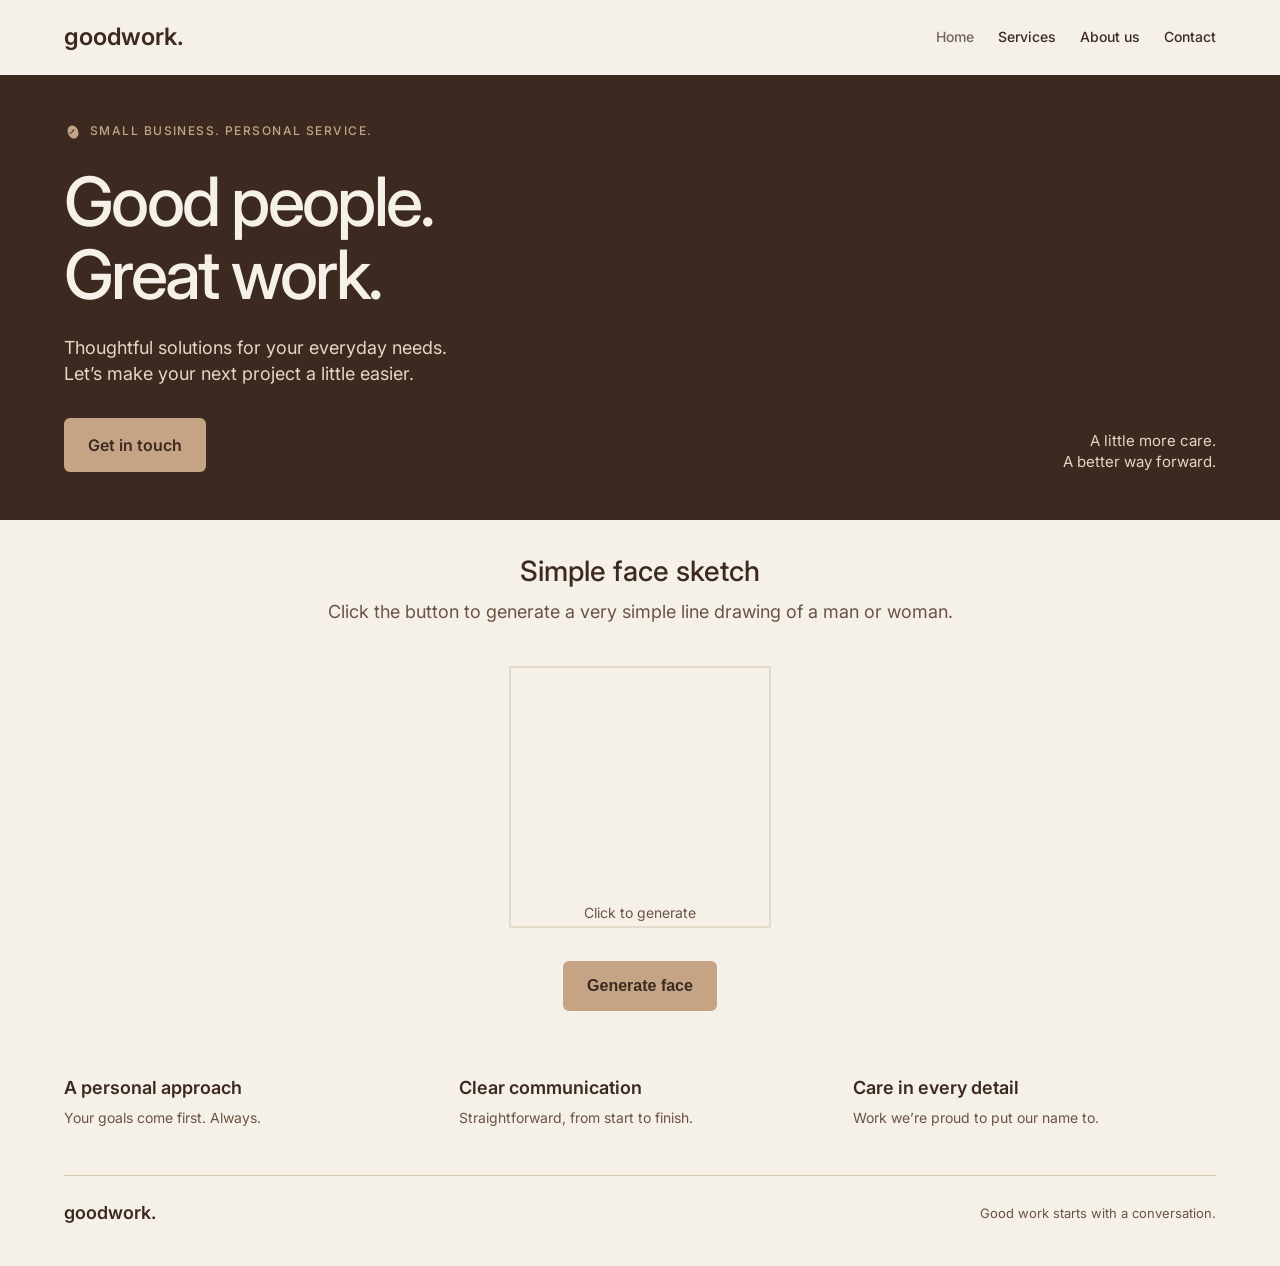
<file: index.html>
<!DOCTYPE html>
<html lang="en">
<head>
  <meta charset="UTF-8">
  <meta name="viewport" content="width=device-width, initial-scale=1.0">
  <title>goodwork. — Home</title>
  <link rel="preconnect" href="https://fonts.googleapis.com">
  <link href="https://fonts.googleapis.com/css2?family=Inter:wght@400;500;600;700&display=swap" rel="stylesheet">
  <link rel="stylesheet" href="styles.css">
</head>
<body>
  <header class="site-header">
    <div class="inner">
      <a href="index.html" class="wordmark">goodwork.</a>
      <nav>
        <a href="index.html" class="active">Home</a>
        <a href="services.html">Services</a>
        <a href="about.html">About us</a>
        <a href="contact.html">Contact</a>
      </nav>
    </div>
  </header>

  <section class="hero">
    <div class="hero-inner">
      <div>
        <p class="eyebrow">
          <svg class="bean-icon" width="18" height="18" viewBox="0 0 24 24" fill="none" xmlns="http://www.w3.org/2000/svg" aria-hidden="true">
            <ellipse cx="12" cy="12" rx="7" ry="9" fill="currentColor" transform="rotate(-20 12 12)"/>
            <path d="M8 14c2-1 4-3 5-5" stroke="#3c2a21" stroke-width="1.5" stroke-linecap="round"/>
          </svg>
          Small business. Personal service.
        </p>
        <h1>Good people.<br>Great work.</h1>
        <p class="lead">Thoughtful solutions for your everyday needs.<br>Let’s make your next project a little easier.</p>
      </div>
      <div class="hero-bottom">
        <a href="contact.html" class="cta">Get in touch</a>
        <p class="side-note">A little more care.<br>A better way forward.</p>
      </div>
    </div>
  </section>

  <section class="face-section">
    <div class="face-inner">
      <h2>Simple face sketch</h2>
      <p class="intro">Click the button to generate a very simple line drawing of a man or woman.</p>
      <div class="placeholder">
        <canvas id="faceCanvas" width="280" height="280"></canvas>
        <p id="faceLabel" class="face-label">Click to generate</p>
      </div>
      <button type="button" class="cta" id="generateFace">Generate face</button>
    </div>
  </section>

  <section class="promises">
    <div class="grid">
      <div>
        <h2>A personal approach</h2>
        <p>Your goals come first. Always.</p>
      </div>
      <div>
        <h2>Clear communication</h2>
        <p>Straightforward, from start to finish.</p>
      </div>
      <div>
        <h2>Care in every detail</h2>
        <p>Work we’re proud to put our name to.</p>
      </div>
    </div>
  </section>

  <footer>
    <div class="footer-inner">
      <p class="footer-wordmark">goodwork.</p>
      <p class="footer-msg">Good work starts with a conversation.</p>
    </div>
  </footer>

  <script>
    const canvas = document.getElementById('faceCanvas');
    const ctx = canvas.getContext('2d');
    const label = document.getElementById('faceLabel');

    function drawFace(isWoman) {
      ctx.clearRect(0, 0, canvas.width, canvas.height);
      ctx.strokeStyle = '#3c2a21';
      ctx.lineWidth = 2.5;
      ctx.lineCap = 'round';

      ctx.beginPath();
      ctx.arc(140, 140, 80, 0, Math.PI * 2);
      ctx.stroke();

      ctx.beginPath();
      ctx.arc(115, 125, 6, 0, Math.PI * 2);
      ctx.stroke();
      ctx.beginPath();
      ctx.arc(165, 125, 6, 0, Math.PI * 2);
      ctx.stroke();

      ctx.beginPath();
      ctx.moveTo(140, 135);
      ctx.lineTo(135, 150);
      ctx.lineTo(145, 150);
      ctx.stroke();

      ctx.beginPath();
      ctx.arc(140, 165, 18, 0.15 * Math.PI, 0.85 * Math.PI);
      ctx.stroke();

      if (isWoman) {
        ctx.beginPath();
        ctx.moveTo(70, 100);
        ctx.quadraticCurveTo(60, 160, 75, 210);
        ctx.stroke();
        ctx.beginPath();
        ctx.moveTo(210, 100);
        ctx.quadraticCurveTo(220, 160, 205, 210);
        ctx.stroke();
        label.textContent = 'Woman';
      } else {
        ctx.beginPath();
        ctx.moveTo(70, 120);
        ctx.lineTo(60, 145);
        ctx.lineTo(70, 170);
        ctx.stroke();
        ctx.beginPath();
        ctx.moveTo(210, 120);
        ctx.lineTo(220, 145);
        ctx.lineTo(210, 170);
        ctx.stroke();
        label.textContent = 'Man';
      }
    }

    document.getElementById('generateFace').addEventListener('click', function () {
      const isWoman = Math.random() > 0.5;
      drawFace(isWoman);
    });

    ctx.fillStyle = '#f5f0e8';
    ctx.fillRect(0, 0, canvas.width, canvas.height);
    ctx.strokeStyle = '#d4c4b0';
    ctx.lineWidth = 1;
    ctx.strokeRect(10, 10, 260, 260);
  </script>
</body>
</html>
</file>
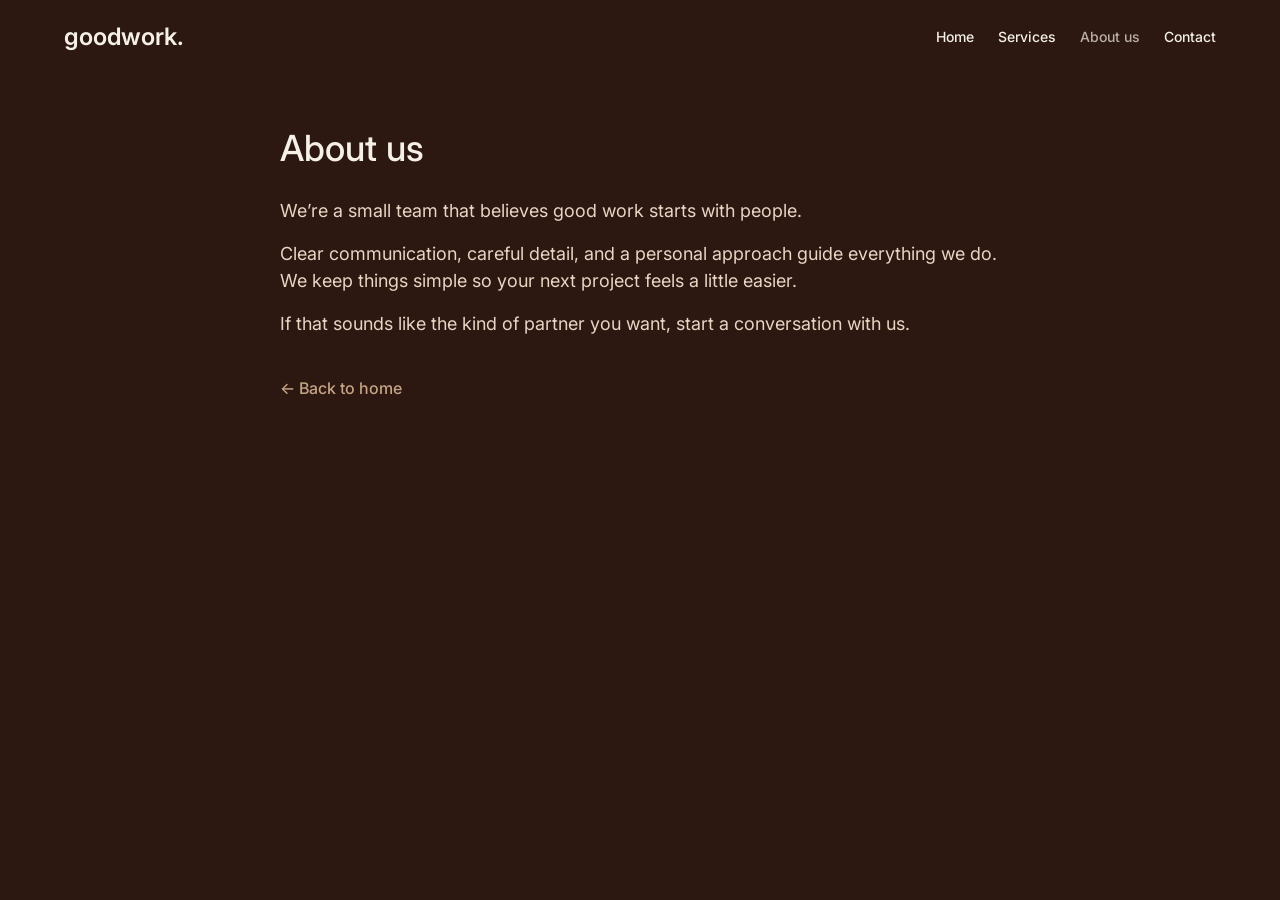
<file: about.html>
<!DOCTYPE html>
<html lang="en">
<head>
  <meta charset="UTF-8">
  <meta name="viewport" content="width=device-width, initial-scale=1.0">
  <title>goodwork. — About us AAA </title>
  <link rel="preconnect" href="https://fonts.googleapis.com">
  <link href="https://fonts.googleapis.com/css2?family=Inter:wght@400;500;600;700&display=swap" rel="stylesheet">
  <link rel="stylesheet" href="styles.css">
</head>
<body class="page-green">
  <header class="site-header dark">
    <div class="inner">
      <a href="index.html" class="wordmark">goodwork.</a>
      <nav>
        <a href="index.html">Home</a>
        <a href="services.html">Services</a>
        <a href="about.html" class="active">About us</a>
        <a href="contact.html">Contact</a>
      </nav>
    </div>
  </header>

  <main class="about-page">
    <div class="about-inner">
      <h1>About us</h1>
      <p>We’re a small team that believes good work starts with people.</p>
      <p>Clear communication, careful detail, and a personal approach guide everything we do. We keep things simple so your next project feels a little easier.</p>
      <p>If that sounds like the kind of partner you want, start a conversation with us.</p>
      <a href="index.html" class="back-link">← Back to home</a>
    </div>
  </main>
</body>
</html>
</file>
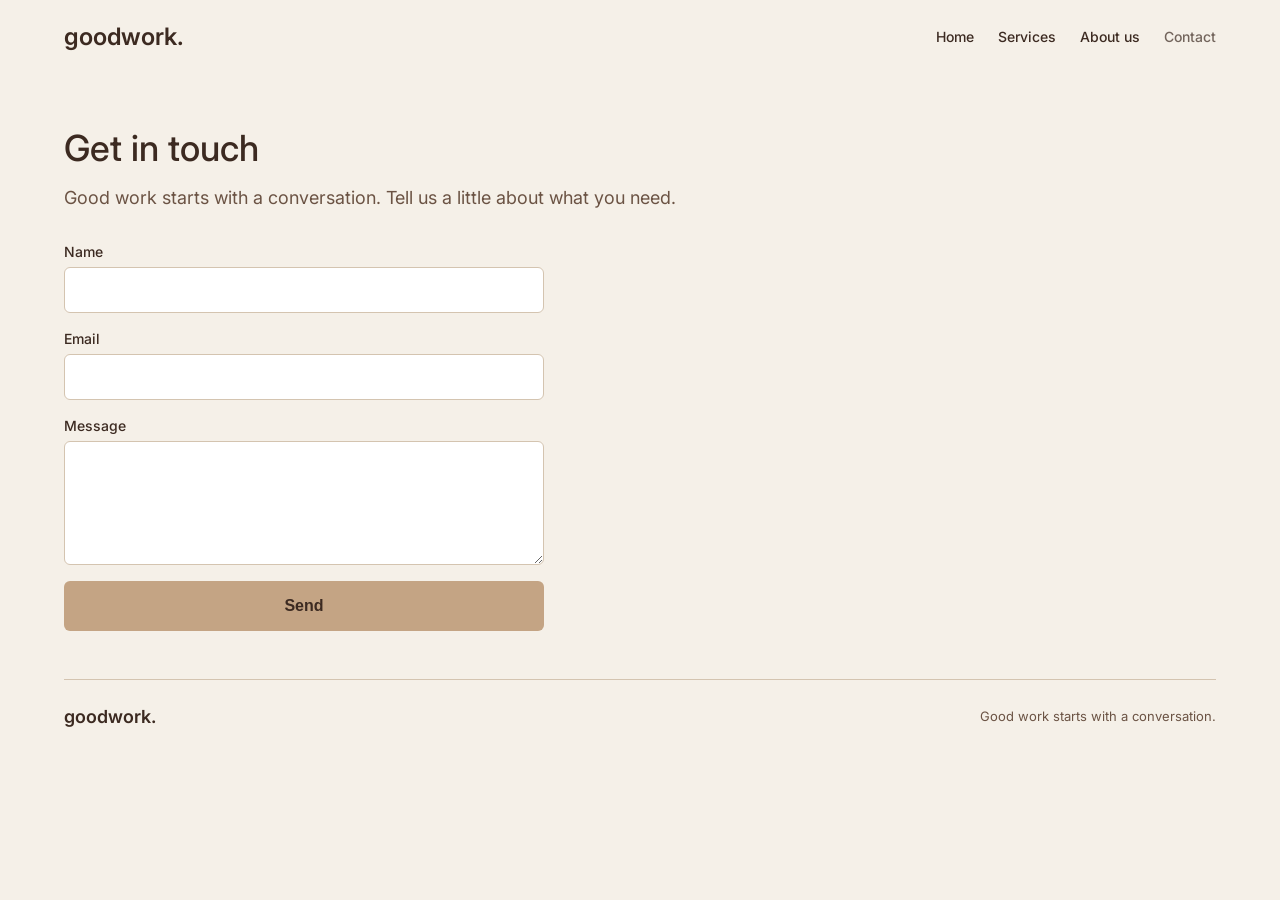
<file: contact.html>
<!DOCTYPE html>
<html lang="en">
<head>
  <meta charset="UTF-8">
  <meta name="viewport" content="width=device-width, initial-scale=1.0">
  <title>goodwork. — Contact</title>
  <link rel="preconnect" href="https://fonts.googleapis.com">
  <link href="https://fonts.googleapis.com/css2?family=Inter:wght@400;500;600;700&display=swap" rel="stylesheet">
  <link rel="stylesheet" href="styles.css">
</head>
<body>
  <header class="site-header">
    <div class="inner">
      <a href="index.html" class="wordmark">goodwork.</a>
      <nav>
        <a href="index.html">Home</a>
        <a href="services.html">Services</a>
        <a href="about.html">About us</a>
        <a href="contact.html" class="active">Contact</a>
      </nav>
    </div>
  </header>

  <main class="content-page">
    <h1>Get in touch</h1>
    <p class="intro">Good work starts with a conversation. Tell us a little about what you need.</p>
    <form class="contact-form" onsubmit="event.preventDefault(); document.getElementById('sent').hidden=false; this.reset();">
      <label>
        Name
        <input type="text" name="name" required>
      </label>
      <label>
        Email
        <input type="email" name="email" required>
      </label>
      <label>
        Message
        <textarea name="message" rows="5" required></textarea>
      </label>
      <button type="submit" class="cta">Send</button>
      <p id="sent" class="thanks" hidden>Thanks — we’ll be in touch.</p>
    </form>
  </main>

  <footer>
    <div class="footer-inner">
      <p class="footer-wordmark">goodwork.</p>
      <p class="footer-msg">Good work starts with a conversation.</p>
    </div>
  </footer>
</body>
</html>
</file>
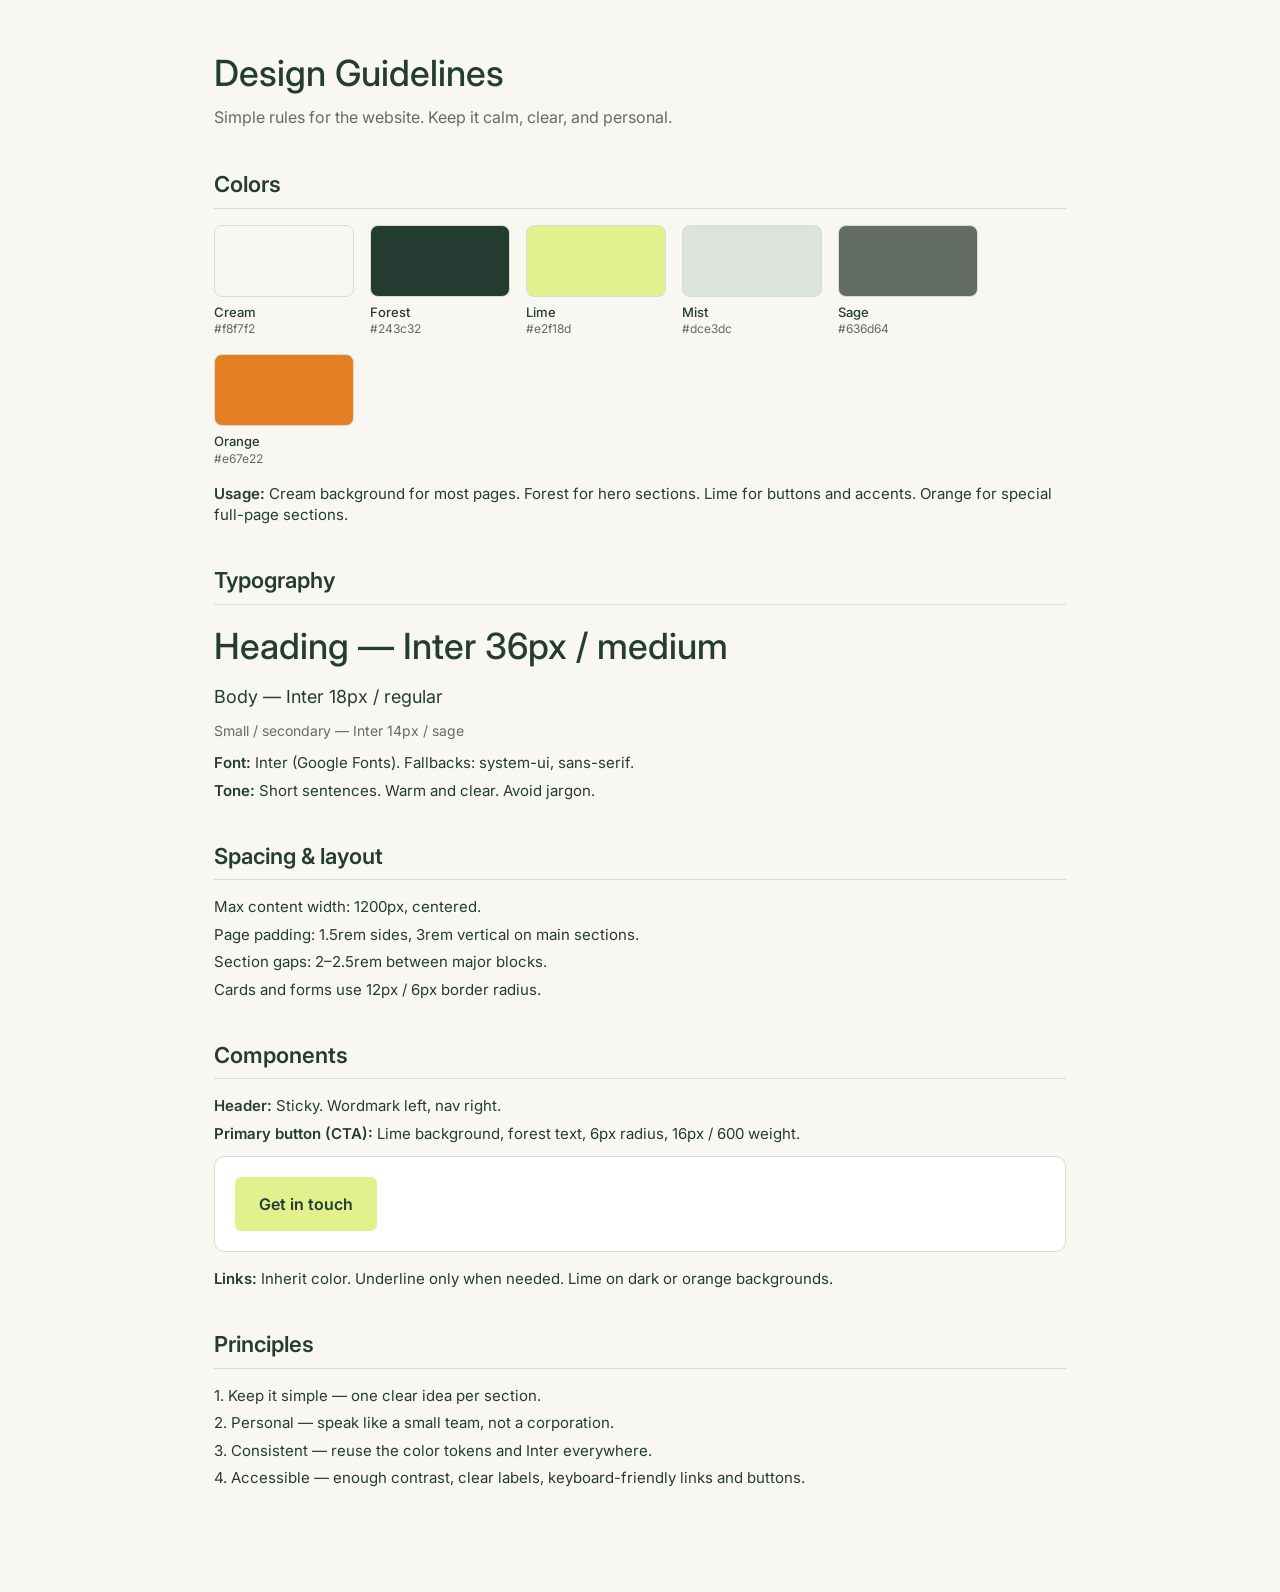
<file: guidelines.html>
<!DOCTYPE html>
<html lang="en">
<head>
  <meta charset="UTF-8">
  <meta name="viewport" content="width=device-width, initial-scale=1.0">
  <title>Design Guidelines</title>
  <link rel="preconnect" href="https://fonts.googleapis.com">
  <link href="https://fonts.googleapis.com/css2?family=Inter:wght@400;500;600;700&display=swap" rel="stylesheet">
  <style>
    :root {
      --cream: #f8f7f2;
      --forest: #243c32;
      --lime: #e2f18d;
      --mist: #dce3dc;
      --sage: #636d64;
      --line: #d8ddd3;
    }
    * { box-sizing: border-box; margin: 0; padding: 0; }
    body {
      font-family: "Inter", system-ui, sans-serif;
      background: var(--cream);
      color: var(--forest);
      line-height: 1.4;
    }
    .guidelines { max-width: 900px; margin: 0 auto; padding: 3rem 1.5rem 4rem; }
    .guidelines h1 { font-size: 36px; font-weight: 500; margin-bottom: 0.5rem; }
    .guidelines .sub { color: var(--sage); margin-bottom: 2.5rem; }
    .section { margin-bottom: 2.5rem; }
    .section h2 { font-size: 22px; font-weight: 600; margin-bottom: 1rem; border-bottom: 1px solid var(--line); padding-bottom: 0.5rem; }
    .swatches { display: flex; flex-wrap: wrap; gap: 1rem; }
    .swatch { width: 140px; }
    .swatch-color { height: 72px; border-radius: 8px; border: 1px solid var(--line); }
    .swatch-label { font-size: 13px; margin-top: 0.4rem; font-weight: 500; }
    .swatch-hex { font-size: 12px; color: var(--sage); }
    .type-sample { margin: 0.75rem 0; }
    .rule { font-size: 15px; margin: 0.4rem 0; }
    .rule strong { font-weight: 600; }
    .example { background: #fff; border: 1px solid var(--line); border-radius: 10px; padding: 1.25rem; margin-top: 0.75rem; }
    .cta {
      display: inline-block;
      background: var(--lime);
      color: var(--forest);
      border: none;
      border-radius: 6px;
      padding: 1rem 1.5rem;
      font-size: 16px;
      font-weight: 600;
    }
  </style>
</head>
<body>
  <main class="guidelines">
    <h1>Design Guidelines</h1>
    <p class="sub">Simple rules for the website. Keep it calm, clear, and personal.</p>

    <section class="section">
      <h2>Colors</h2>
      <div class="swatches">
        <div class="swatch">
          <div class="swatch-color" style="background:#f8f7f2"></div>
          <div class="swatch-label">Cream</div>
          <div class="swatch-hex">#f8f7f2</div>
        </div>
        <div class="swatch">
          <div class="swatch-color" style="background:#243c32"></div>
          <div class="swatch-label">Forest</div>
          <div class="swatch-hex">#243c32</div>
        </div>
        <div class="swatch">
          <div class="swatch-color" style="background:#e2f18d"></div>
          <div class="swatch-label">Lime</div>
          <div class="swatch-hex">#e2f18d</div>
        </div>
        <div class="swatch">
          <div class="swatch-color" style="background:#dce3dc"></div>
          <div class="swatch-label">Mist</div>
          <div class="swatch-hex">#dce3dc</div>
        </div>
        <div class="swatch">
          <div class="swatch-color" style="background:#636d64"></div>
          <div class="swatch-label">Sage</div>
          <div class="swatch-hex">#636d64</div>
        </div>
        <div class="swatch">
          <div class="swatch-color" style="background:#e67e22"></div>
          <div class="swatch-label">Orange</div>
          <div class="swatch-hex">#e67e22</div>
        </div>
      </div>
      <p class="rule" style="margin-top:1rem"><strong>Usage:</strong> Cream background for most pages. Forest for hero sections. Lime for buttons and accents. Orange for special full-page sections.</p>
    </section>

    <section class="section">
      <h2>Typography</h2>
      <div class="type-sample" style="font-size:36px;font-weight:500">Heading — Inter 36px / medium</div>
      <div class="type-sample" style="font-size:18px">Body — Inter 18px / regular</div>
      <div class="type-sample" style="font-size:14px;color:var(--sage)">Small / secondary — Inter 14px / sage</div>
      <p class="rule"><strong>Font:</strong> Inter (Google Fonts). Fallbacks: system-ui, sans-serif.</p>
      <p class="rule"><strong>Tone:</strong> Short sentences. Warm and clear. Avoid jargon.</p>
    </section>

    <section class="section">
      <h2>Spacing & layout</h2>
      <p class="rule">Max content width: 1200px, centered.</p>
      <p class="rule">Page padding: 1.5rem sides, 3rem vertical on main sections.</p>
      <p class="rule">Section gaps: 2–2.5rem between major blocks.</p>
      <p class="rule">Cards and forms use 12px / 6px border radius.</p>
    </section>

    <section class="section">
      <h2>Components</h2>
      <p class="rule"><strong>Header:</strong> Sticky. Wordmark left, nav right.</p>
      <p class="rule"><strong>Primary button (CTA):</strong> Lime background, forest text, 6px radius, 16px / 600 weight.</p>
      <div class="example">
        <span class="cta">Get in touch</span>
      </div>
      <p class="rule" style="margin-top:1rem"><strong>Links:</strong> Inherit color. Underline only when needed. Lime on dark or orange backgrounds.</p>
    </section>

    <section class="section">
      <h2>Principles</h2>
      <p class="rule">1. Keep it simple — one clear idea per section.</p>
      <p class="rule">2. Personal — speak like a small team, not a corporation.</p>
      <p class="rule">3. Consistent — reuse the color tokens and Inter everywhere.</p>
      <p class="rule">4. Accessible — enough contrast, clear labels, keyboard-friendly links and buttons.</p>
    </section>
  </main>
</body>
</html>
</file>
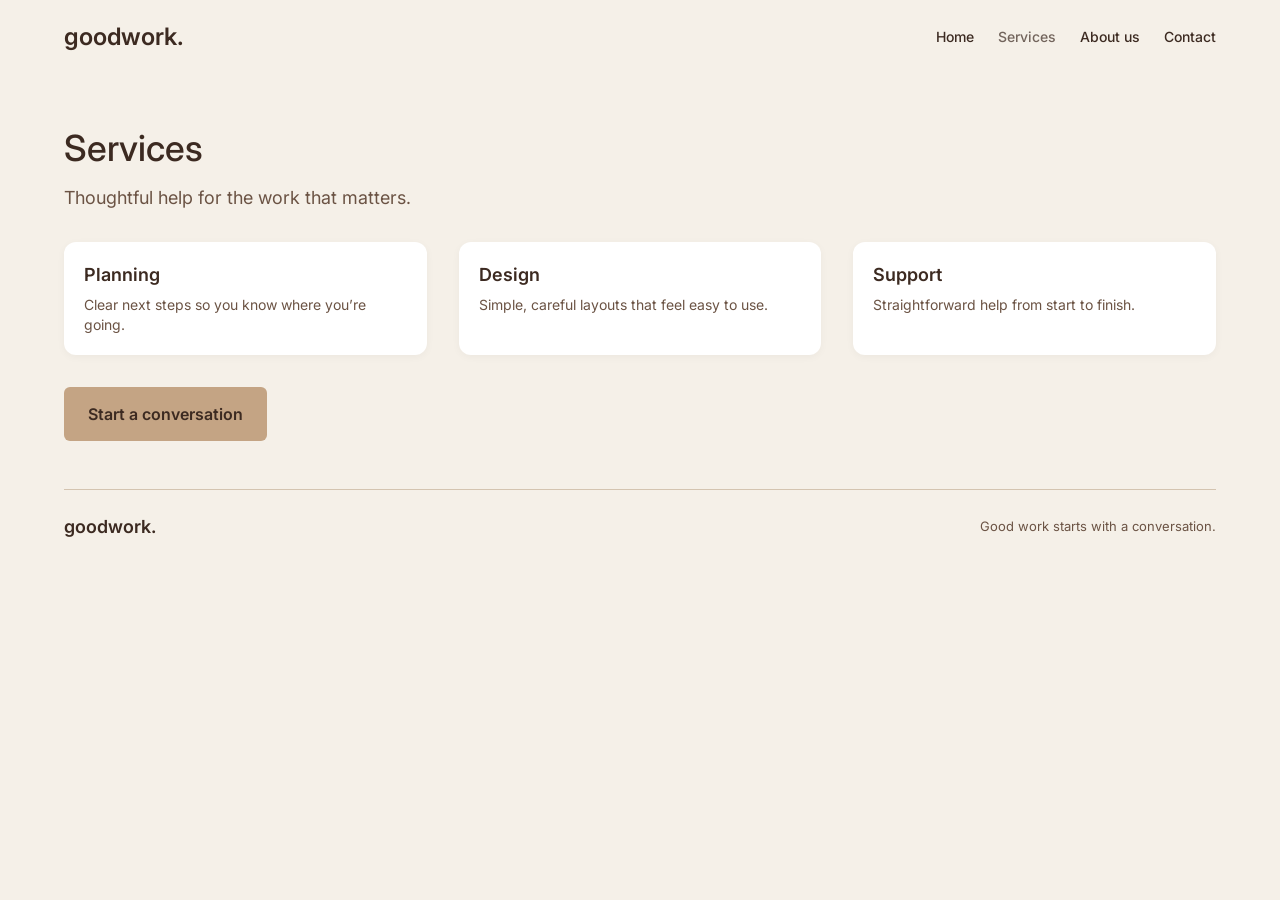
<file: services.html>
<!DOCTYPE html>
<html lang="en">
<head>
  <meta charset="UTF-8">
  <meta name="viewport" content="width=device-width, initial-scale=1.0">
  <title>goodwork. — Services</title>
  <link rel="preconnect" href="https://fonts.googleapis.com">
  <link href="https://fonts.googleapis.com/css2?family=Inter:wght@400;500;600;700&display=swap" rel="stylesheet">
  <link rel="stylesheet" href="styles.css">
</head>
<body>
  <header class="site-header">
    <div class="inner">
      <a href="index.html" class="wordmark">goodwork.</a>
      <nav>
        <a href="index.html">Home</a>
        <a href="services.html" class="active">Services</a>
        <a href="about.html">About us</a>
        <a href="contact.html">Contact</a>
      </nav>
    </div>
  </header>

  <main class="content-page">
    <h1>Services</h1>
    <p class="intro">Thoughtful help for the work that matters.</p>
    <div class="grid services-grid">
      <div class="card">
        <h2>Planning</h2>
        <p>Clear next steps so you know where you’re going.</p>
      </div>
      <div class="card">
        <h2>Design</h2>
        <p>Simple, careful layouts that feel easy to use.</p>
      </div>
      <div class="card">
        <h2>Support</h2>
        <p>Straightforward help from start to finish.</p>
      </div>
    </div>
    <a href="contact.html" class="cta">Start a conversation</a>
  </main>

  <footer>
    <div class="footer-inner">
      <p class="footer-wordmark">goodwork.</p>
      <p class="footer-msg">Good work starts with a conversation.</p>
    </div>
  </footer>
</body>
</html>
</file>
<file: styles.css>
:root {
  --cream: #f5f0e8;
  --forest: #3c2a21;
  --lime: #c4a484;
  --mist: #e8d5c4;
  --sage: #6b5344;
  --line: #d4c4b0;
}
* { box-sizing: border-box; margin: 0; padding: 0; }
body {
  font-family: "Inter", system-ui, sans-serif;
  background: var(--cream);
  color: var(--forest);
  line-height: 1.4;
}
a { color: inherit; text-decoration: none; }
.site-header {
  position: sticky;
  top: 0;
  z-index: 10;
  background: var(--cream);
  border-bottom: 1px solid transparent;
}
.site-header.dark {
  background: #2c1810;
  color: #f5f0e8;
}
.site-header .inner {
  max-width: 1200px;
  margin: 0 auto;
  padding: 1.25rem 1.5rem;
  display: flex;
  align-items: center;
  justify-content: space-between;
  gap: 1.5rem;
}
.wordmark { font-size: 24px; font-weight: 600; }
nav { display: flex; flex-wrap: wrap; gap: 0.75rem 1.5rem; font-size: 14px; font-weight: 500; }
nav a:hover, nav a.active { opacity: 0.7; }
.hero { background: var(--forest); color: var(--cream); }
.hero-inner {
  max-width: 1200px;
  margin: 0 auto;
  padding: 3rem 1.5rem;
  display: flex;
  flex-direction: column;
  gap: 2rem;
}
.eyebrow {
  font-size: 12px;
  font-weight: 500;
  letter-spacing: 0.12em;
  text-transform: uppercase;
  color: var(--lime);
  display: flex;
  align-items: center;
  gap: 0.5rem;
}
.bean-icon { flex-shrink: 0; }
.hero h1 {
  margin-top: 1.5rem;
  font-size: 44px;
  font-weight: 500;
  line-height: 1.08;
  letter-spacing: -0.04em;
}
.lead { margin-top: 1.5rem; max-width: 660px; font-size: 18px; color: var(--mist); }
.hero-bottom { display: flex; flex-direction: column; gap: 1.5rem; }
.cta {
  display: inline-block;
  background: var(--lime);
  color: var(--forest);
  border: none;
  border-radius: 6px;
  padding: 1rem 1.5rem;
  font-size: 16px;
  font-weight: 600;
  cursor: pointer;
}
.side-note { max-width: 240px; font-size: 15px; color: var(--mist); }
.face-section { max-width: 1200px; margin: 0 auto; padding: 2rem 1.5rem 1rem; }
.face-inner { text-align: center; }
.face-inner h2 { font-size: 28px; font-weight: 500; margin-bottom: 0.5rem; }
.placeholder {
  margin: 1.5rem auto;
  width: 280px;
  height: 280px;
  background: #fff;
  border: 2px dashed var(--line);
  border-radius: 12px;
  display: flex;
  flex-direction: column;
  align-items: center;
  justify-content: center;
  position: relative;
}
#faceCanvas { display: block; }
.face-label {
  position: absolute;
  bottom: 12px;
  font-size: 14px;
  color: var(--sage);
}
.promises, .content-page { max-width: 1200px; margin: 0 auto; padding: 3rem 1.5rem; }
.grid { display: grid; gap: 2rem; }
.promises h2, .card h2 { font-size: 18px; font-weight: 600; }
.promises p, .card p { margin-top: 0.5rem; font-size: 14px; color: var(--sage); }
footer { max-width: 1200px; margin: 0 auto; padding: 0 1.5rem 2.5rem; }
.footer-inner {
  border-top: 1px solid var(--line);
  padding-top: 1.5rem;
  display: flex;
  flex-direction: column;
  gap: 0.5rem;
}
.footer-wordmark { font-size: 18px; font-weight: 600; }
.footer-msg { font-size: 13px; color: var(--sage); }
.page-green { background: #2c1810; color: #f5f0e8; min-height: 100vh; }
.about-page { padding: 3rem 1.5rem; }
.about-inner { max-width: 720px; margin: 0 auto; }
.about-inner h1 { font-size: 36px; font-weight: 500; margin-bottom: 1.5rem; }
.about-inner p { font-size: 18px; color: var(--mist); margin-bottom: 1rem; line-height: 1.5; }
.back-link { display: inline-block; margin-top: 1.5rem; color: var(--lime); font-weight: 500; }
.content-page h1 { font-size: 36px; font-weight: 500; margin-bottom: 0.75rem; }
.intro { font-size: 18px; color: var(--sage); margin-bottom: 2rem; }
.services-grid { margin-bottom: 2rem; }
.card {
  background: #fff;
  border-radius: 12px;
  padding: 1.25rem;
  box-shadow: 0 2px 8px rgba(0,0,0,0.04);
}
.contact-form { max-width: 480px; display: flex; flex-direction: column; gap: 1rem; }
.contact-form label { display: flex; flex-direction: column; gap: 0.35rem; font-size: 14px; font-weight: 500; }
.contact-form input, .contact-form textarea {
  border: 1px solid var(--line);
  border-radius: 6px;
  padding: 0.75rem;
  font: inherit;
  background: #fff;
}
.thanks { color: #27ae60; font-size: 15px; }
@media (min-width: 640px) {
  .hero-bottom { flex-direction: row; align-items: flex-end; justify-content: space-between; }
  .side-note { text-align: right; }
  .footer-inner { flex-direction: row; align-items: center; justify-content: space-between; }
  .grid { grid-template-columns: repeat(3, 1fr); }
}
@media (min-width: 768px) {
  .hero h1 { font-size: 68px; }
  .hero-inner { min-height: 420px; justify-content: space-between; }
}
</file>
